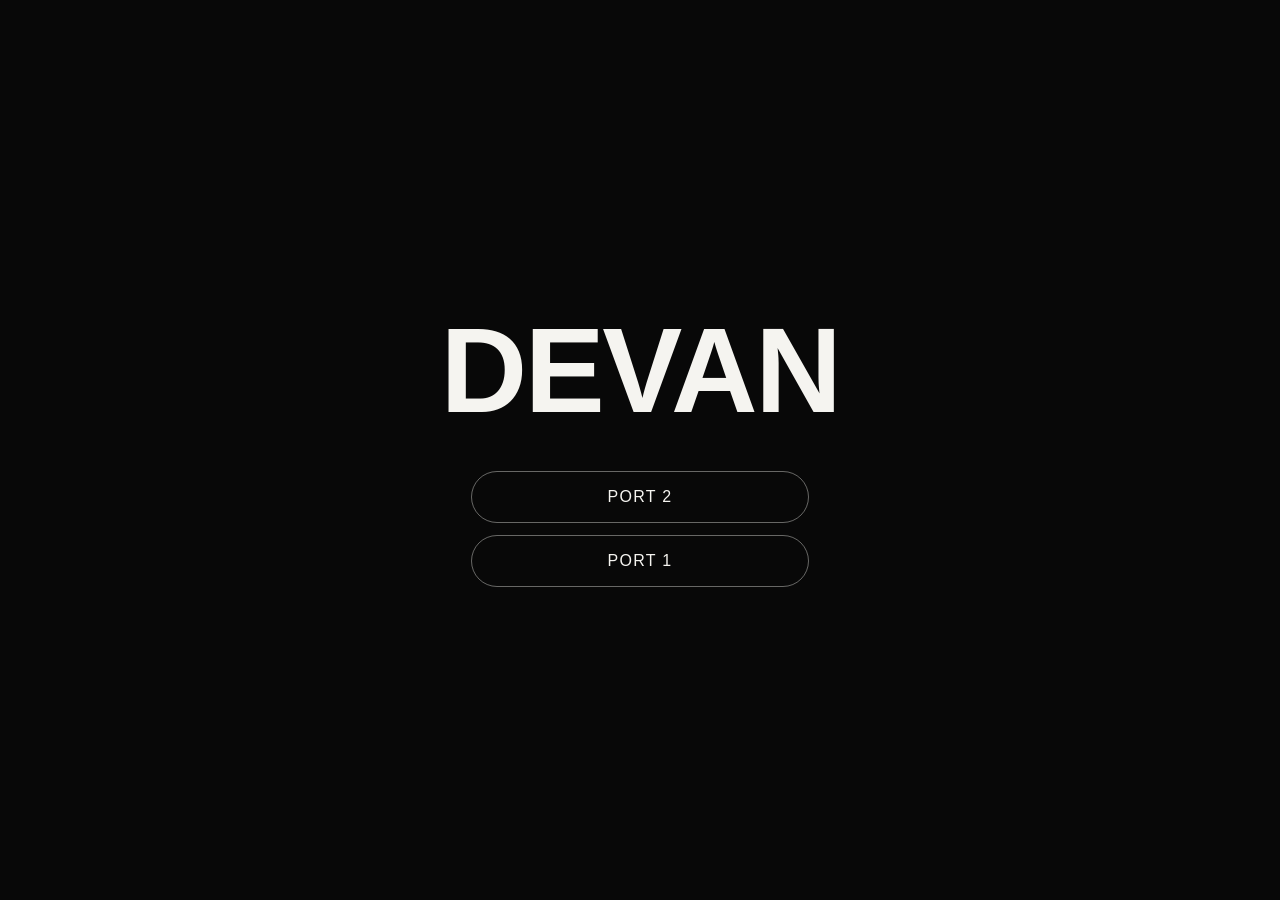
<file: index.html>
<!doctype html>
<html lang="en">
<head>
<meta charset="utf-8">
<meta name="viewport" content="width=device-width, initial-scale=1">
<title>DEVAN · Portfolios</title>
<style>
  body { margin: 0; min-height: 100vh; display: grid; place-items: center; background: #080808; color: #f5f4f0; font-family: Arial, sans-serif; }
  main { padding: 16px; text-align: center; }
  h1 { font-family: "Arial Black", Arial, sans-serif; font-size: clamp(48px, 12vw, 120px); margin: 0 0 32px; letter-spacing: -.02em; }
  a { display: block; margin: 12px auto; padding: 16px 28px; max-width: 280px; border: 1px solid rgba(245,244,240,.4); border-radius: 999px; color: inherit; text-decoration: none; letter-spacing: .08em; }
  a:hover { background: #f5f4f0; color: #080808; }
</style>
</head>
<body>
<main>
  <h1>DEVAN</h1>
  <a href="port%202/">PORT 2</a>
  <a href="port%201%20failed/">PORT 1</a>
</main>
</body>
</html>
</file>
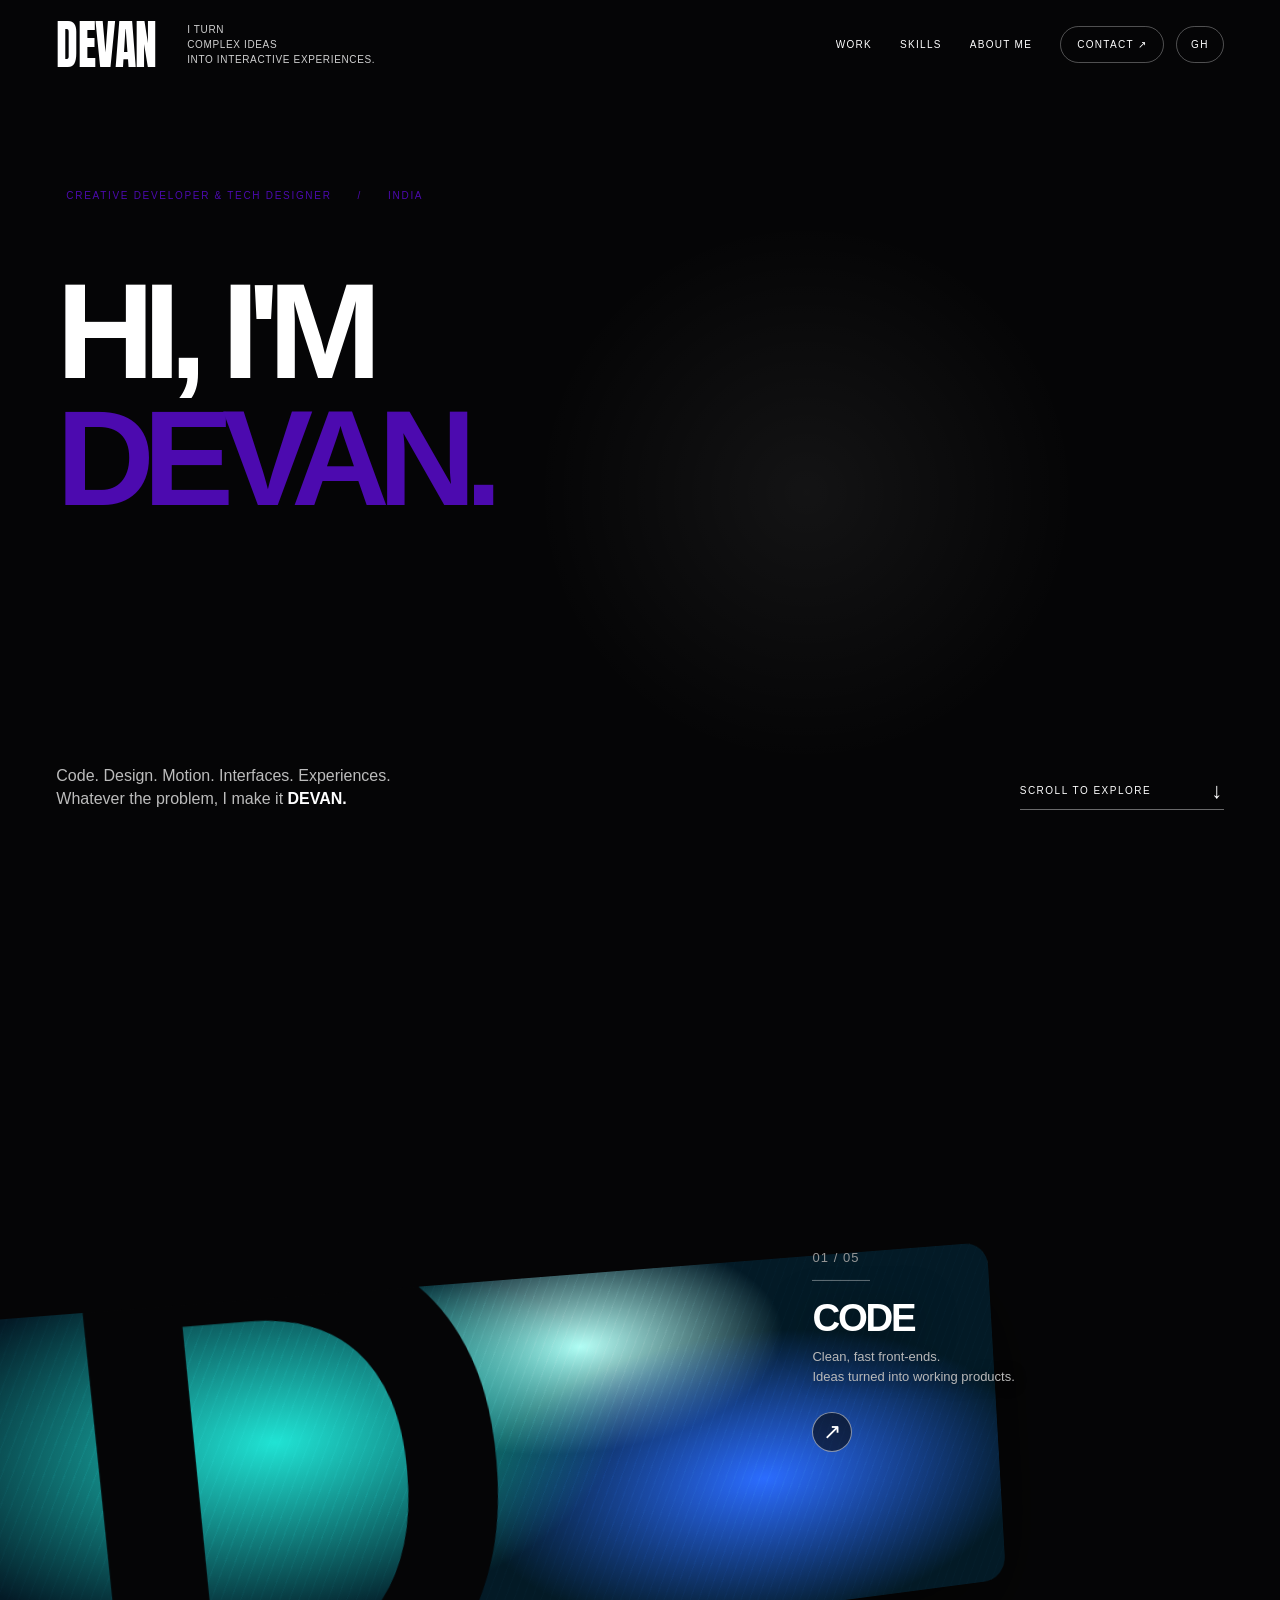
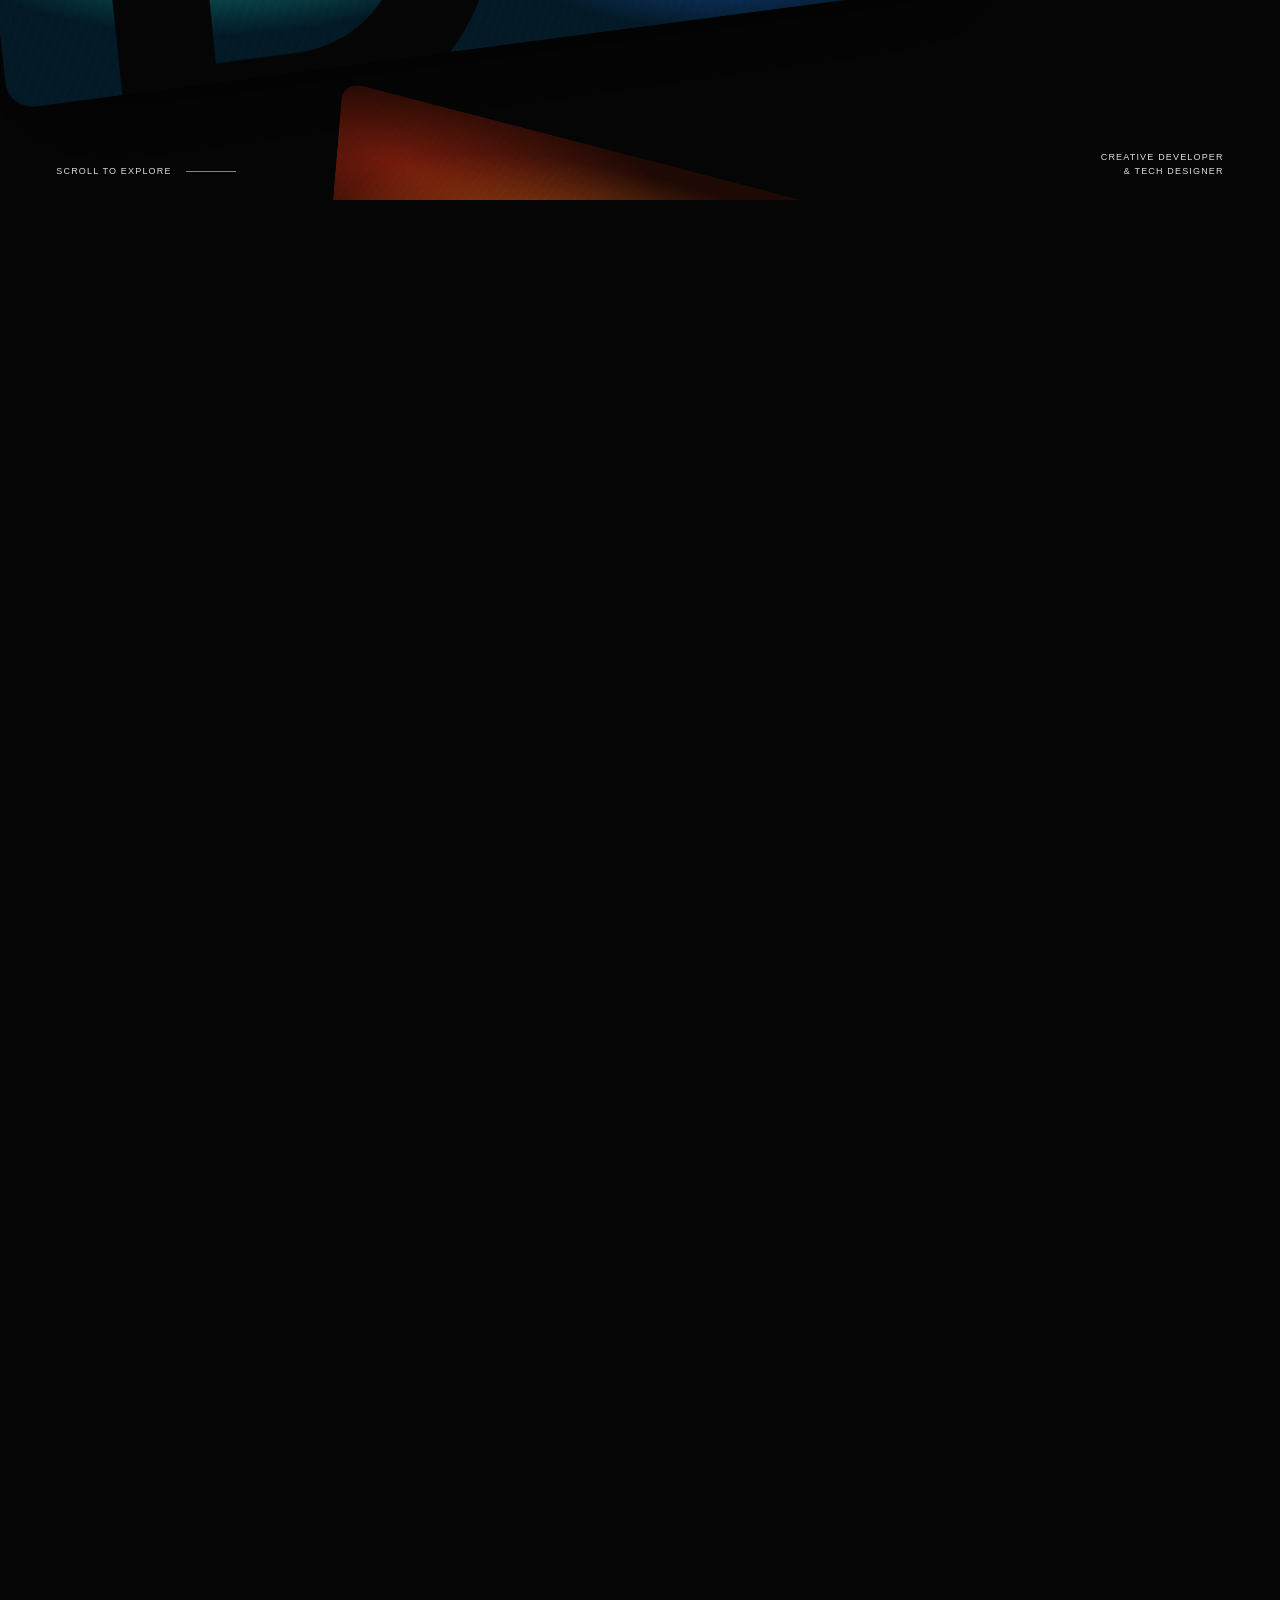
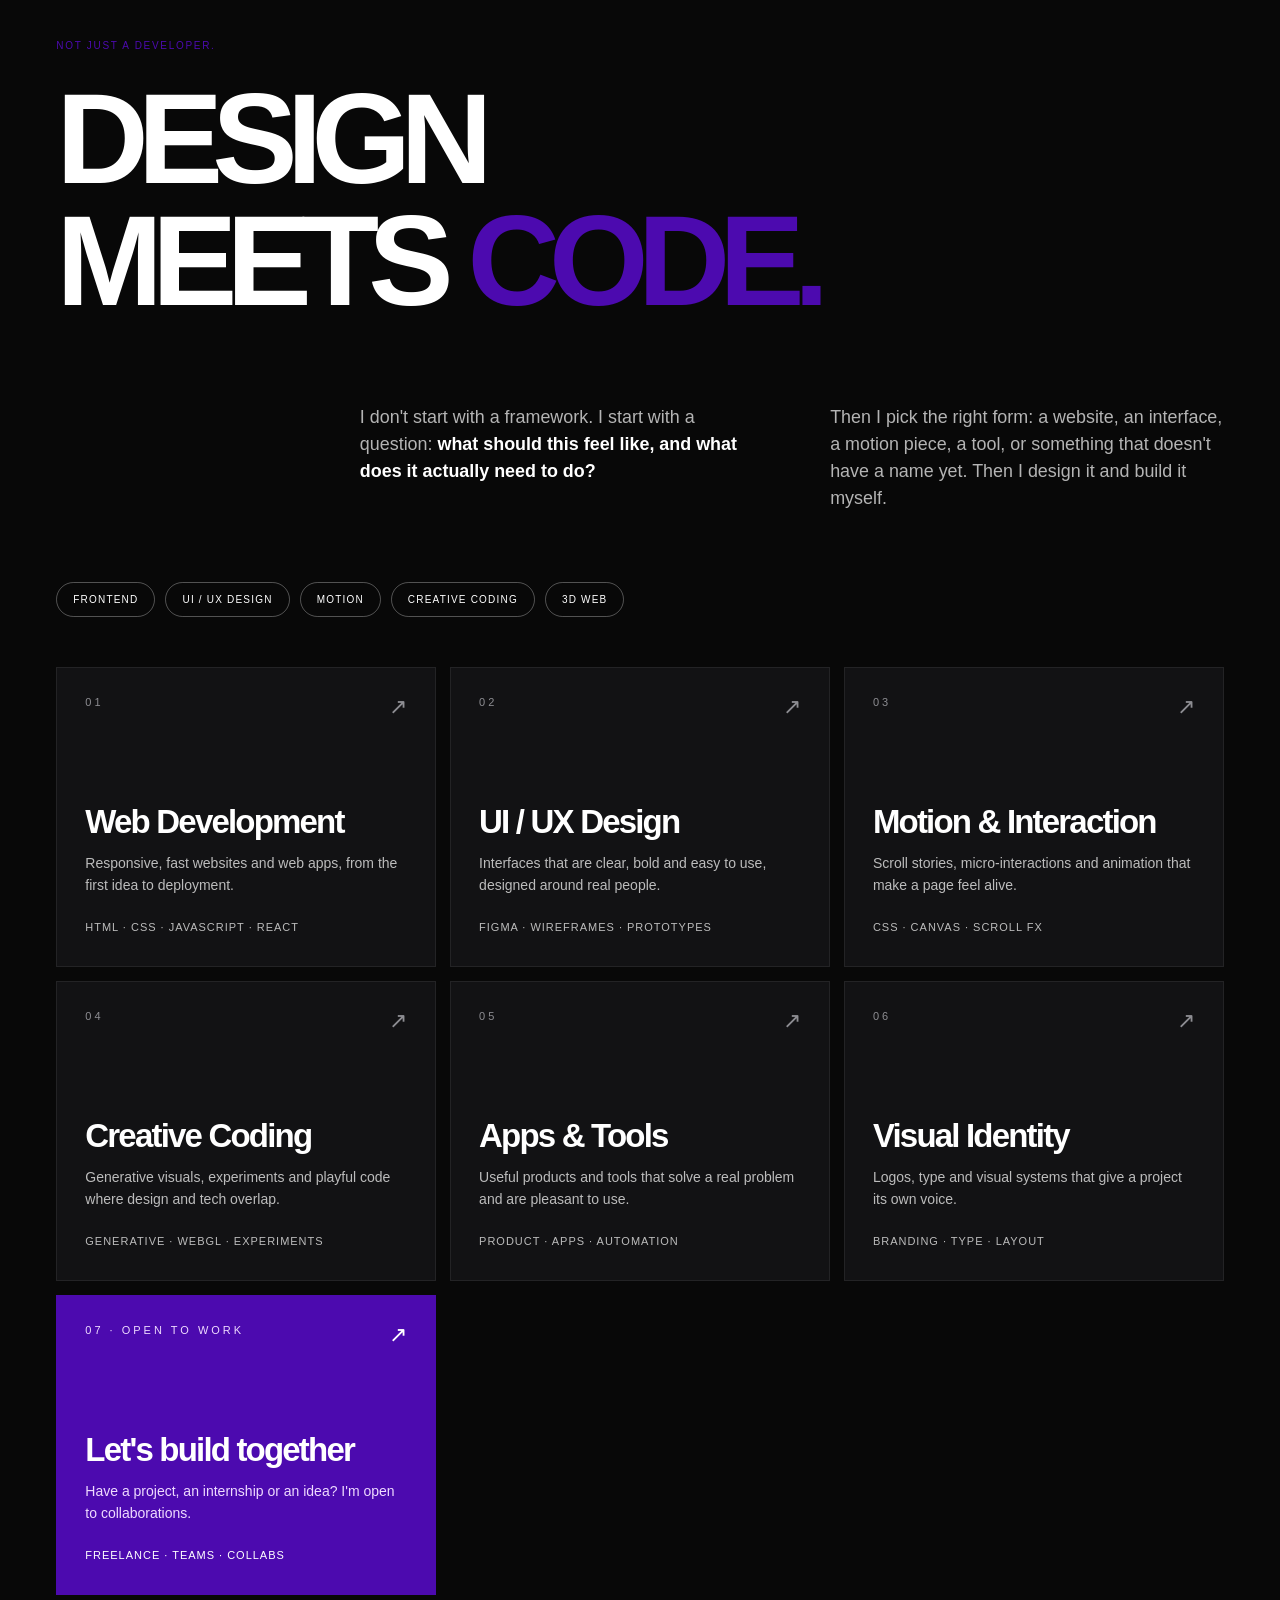
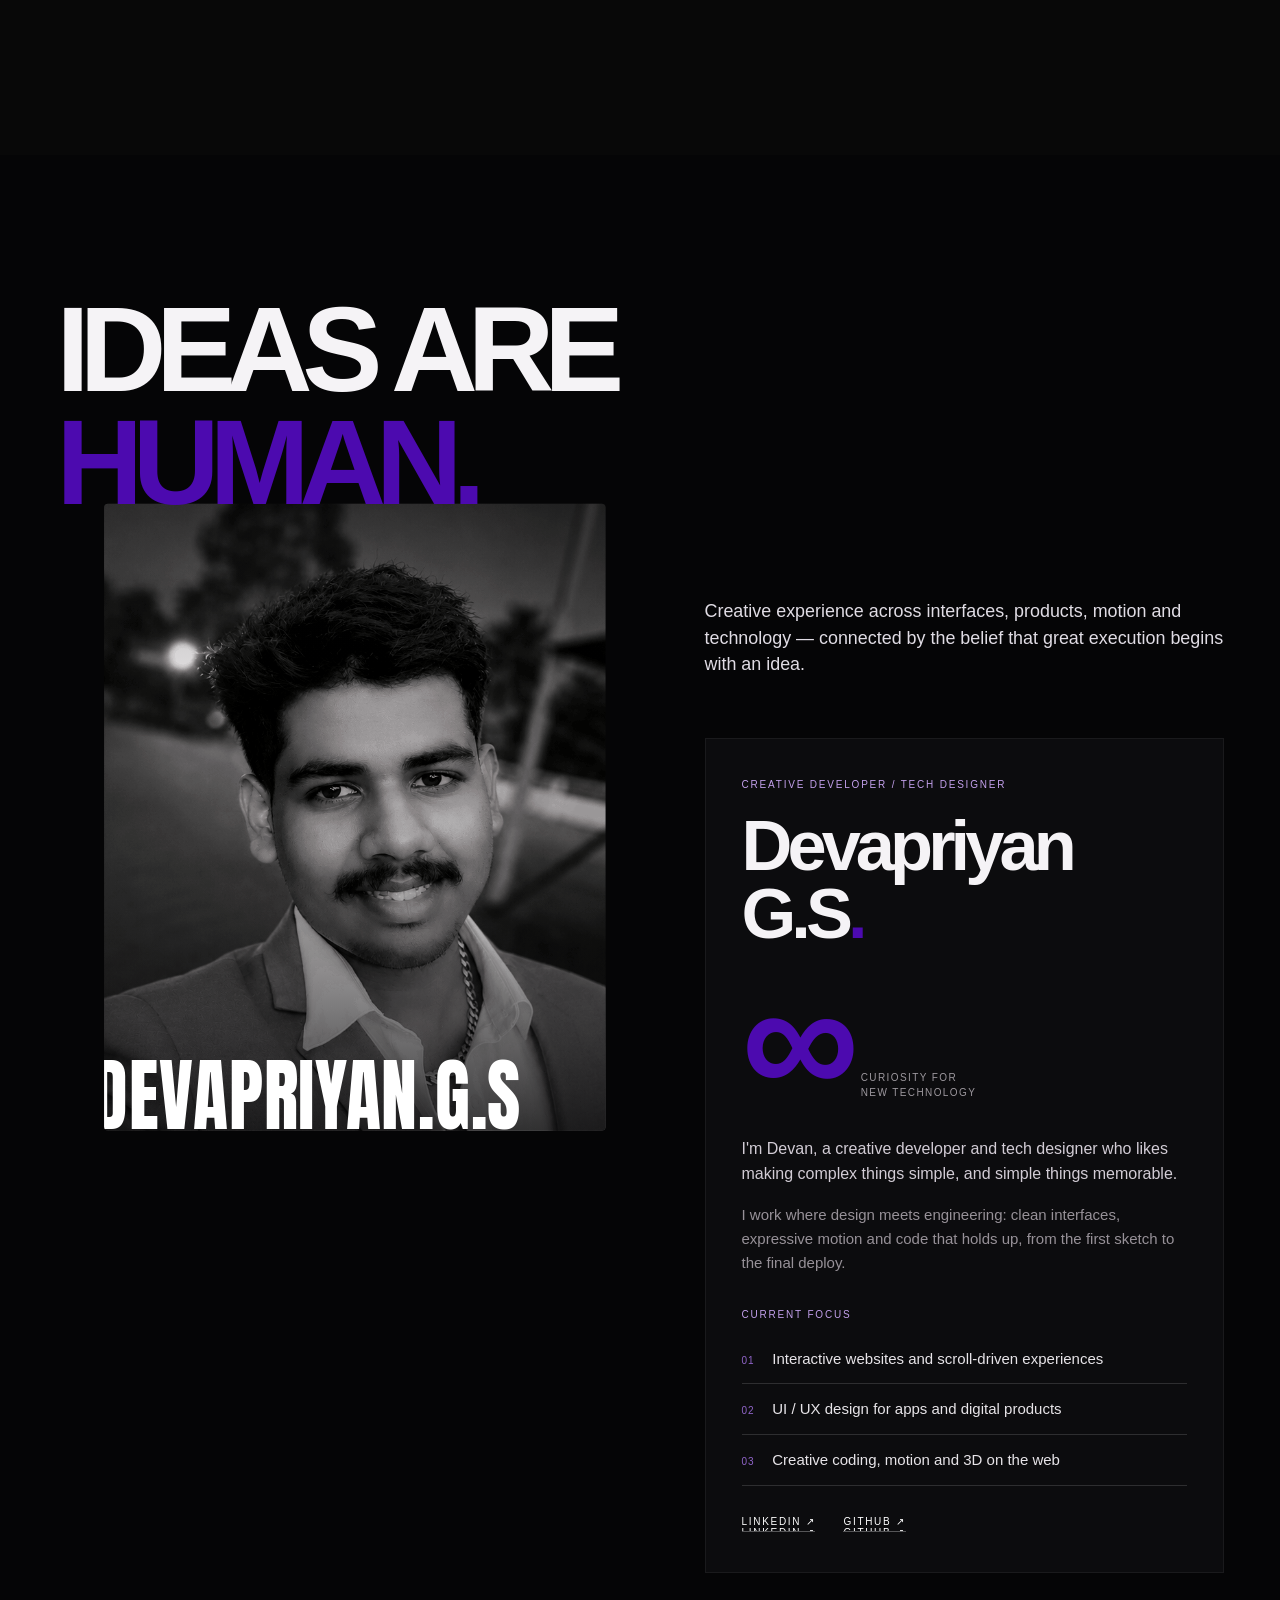
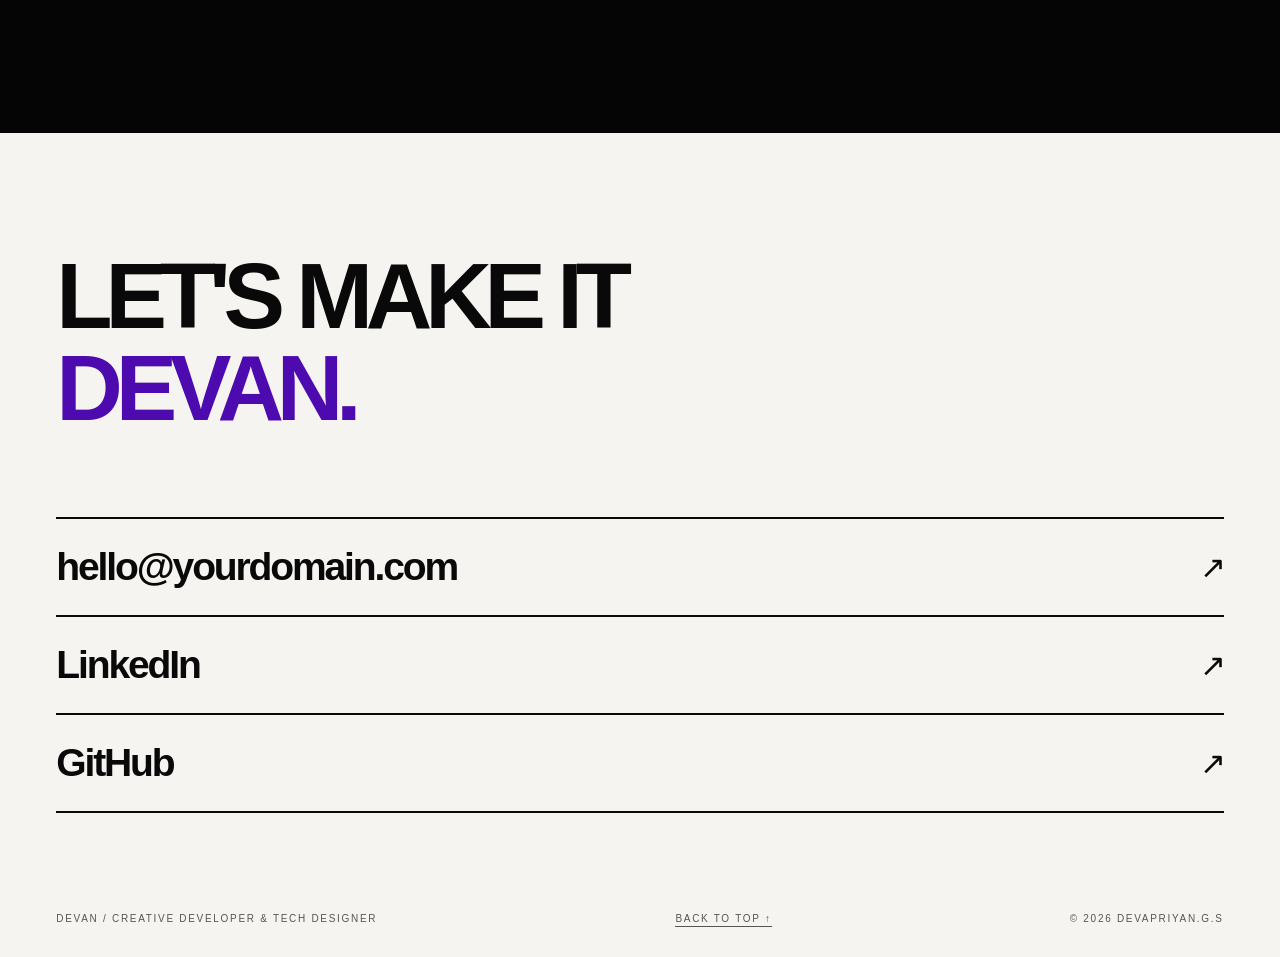
<file: port 1 failed/index.html>
<!doctype html>
<html lang="en">
<head>
  <meta charset="utf-8">
  <meta name="viewport" content="width=device-width, initial-scale=1">
  <title>DEVAN — Creative Developer &amp; Tech Designer</title>
  <meta name="description" content="DEVAPRIYAN.G.S (Devan): creative developer and tech designer building interfaces, motion and interactive experiences.">
  <meta name="theme-color" content="#050506">
  <link rel="preconnect" href="https://fonts.googleapis.com">
  <link rel="preconnect" href="https://fonts.gstatic.com" crossorigin>
  <link href="https://fonts.googleapis.com/css2?family=Anton&display=swap" rel="stylesheet">
  <link rel="stylesheet" href="style.css?v=6">
</head>
<body>

  <!-- ===== HEADER ===== -->
  <header class="site-header" id="siteHeader">
    <div class="brand-block">
      <a href="#intro" class="logo" aria-label="Devan, back to top">DEVAN</a>
      <p class="tagline">
        <span data-hl>I TURN</span><br>
        <span data-hl>COMPLEX IDEAS</span><br>
        <span data-hl>INTO INTERACTIVE EXPERIENCES.</span>
      </p>
    </div>
    <nav class="main-nav" id="mainNav" aria-label="Main">
      <a href="#work" class="roll"><span data-t="WORK">WORK</span></a>
      <a href="#about" class="roll"><span data-t="SKILLS">SKILLS</span></a>
      <a href="#team" class="roll"><span data-t="ABOUT ME">ABOUT ME</span></a>
      <a href="#contact" class="pill"><span class="roll"><span data-t="CONTACT ↗">CONTACT ↗</span></span></a>
      <a data-link="github" class="pill pill-icon" target="_blank" rel="noopener" aria-label="GitHub">GH</a>
    </nav>
    <button class="menu-btn" id="menuBtn" aria-expanded="false" aria-controls="mainNav">MENU</button>
  </header>

  <main>
    <!-- ===== INTRO ===== -->
    <section class="intro" id="intro">
      <div class="glow" aria-hidden="true"></div>
      <p class="kicker reveal">
        <span>CREATIVE DEVELOPER &amp; TECH DESIGNER</span><b>/</b><span>INDIA</span>
      </p>
      <h1 class="mega">
        <span class="line"><span>HI, I'M</span></span>
        <span class="line"><span class="accent">DEVAN.</span></span>
      </h1>
      <div class="intro-foot">
        <p class="intro-sub reveal">
          Code. Design. Motion. Interfaces. Experiences.<br>
          Whatever the problem, I make it <strong>DEVAN.</strong>
        </p>
        <a href="#work" class="scroll-cue reveal">SCROLL TO EXPLORE <span class="arrow">↓</span></a>
      </div>
    </section>

    <!-- ===== WORK: scroll chapters ===== -->
    <div class="work" id="work">
      <div class="stage" id="stage">
        <div class="cards" id="cards">
          <div class="card c1"><div class="art"></div><span class="cut">D</span></div>
          <div class="card c2"><div class="art"></div><span class="cut">E</span></div>
          <div class="card c3"><div class="art"></div><span class="cut">V</span></div>
          <div class="card c4"><div class="art"></div><span class="cut">A</span></div>
          <div class="card c5"><div class="art"></div><span class="cut">N</span></div>
        </div>

        <div class="chapter right" id="chapter" aria-live="polite">
          <span class="chapter-index" id="chapterIndex">01 / 05</span>
          <span class="rule"></span>
          <h2 id="chapterTitle">CODE</h2>
          <p id="chapterDesc">Clean, fast front-ends.<br>Ideas turned into working products.</p>
          <a class="chapter-enter" href="#about" aria-label="See skills">↗</a>
        </div>

        <div class="stage-foot">
          <span class="scroll-line">SCROLL TO EXPLORE <i></i></span>
          <span class="stage-label">CREATIVE DEVELOPER<br>&amp; TECH DESIGNER</span>
        </div>
      </div>
    </div>

    <!-- ===== ABOUT / SKILLS ===== -->
    <section class="about" id="about">
      <div class="eyebrow reveal">NOT JUST A DEVELOPER.</div>
      <h2 class="big reveal-lines">
        <span class="line"><span>DESIGN</span></span>
        <span class="line"><span>MEETS <i class="accent">CODE.</i></span></span>
      </h2>
      <div class="about-cols">
        <p class="reveal">I don't start with a framework. I start with a question: <strong>what should this feel like, and what does it actually need to do?</strong></p>
        <p class="reveal">Then I pick the right form: a website, an interface, a motion piece, a tool, or something that doesn't have a name yet. Then I design it and build it myself.</p>
      </div>
      <ul class="tags reveal">
        <li>FRONTEND</li><li>UI / UX DESIGN</li><li>MOTION</li><li>CREATIVE CODING</li><li>3D WEB</li>
      </ul>

      <div class="grid">
        <article class="tile reveal">
          <div class="tile-top"><span>01</span><span>↗</span></div>
          <h3>Web Development</h3>
          <p>Responsive, fast websites and web apps, from the first idea to deployment.</p>
          <small>HTML · CSS · JAVASCRIPT · REACT</small>
        </article>
        <article class="tile reveal">
          <div class="tile-top"><span>02</span><span>↗</span></div>
          <h3>UI / UX Design</h3>
          <p>Interfaces that are clear, bold and easy to use, designed around real people.</p>
          <small>FIGMA · WIREFRAMES · PROTOTYPES</small>
        </article>
        <article class="tile reveal">
          <div class="tile-top"><span>03</span><span>↗</span></div>
          <h3>Motion &amp; Interaction</h3>
          <p>Scroll stories, micro-interactions and animation that make a page feel alive.</p>
          <small>CSS · CANVAS · SCROLL FX</small>
        </article>
        <article class="tile reveal">
          <div class="tile-top"><span>04</span><span>↗</span></div>
          <h3>Creative Coding</h3>
          <p>Generative visuals, experiments and playful code where design and tech overlap.</p>
          <small>GENERATIVE · WEBGL · EXPERIMENTS</small>
        </article>
        <article class="tile reveal">
          <div class="tile-top"><span>05</span><span>↗</span></div>
          <h3>Apps &amp; Tools</h3>
          <p>Useful products and tools that solve a real problem and are pleasant to use.</p>
          <small>PRODUCT · APPS · AUTOMATION</small>
        </article>
        <article class="tile reveal">
          <div class="tile-top"><span>06</span><span>↗</span></div>
          <h3>Visual Identity</h3>
          <p>Logos, type and visual systems that give a project its own voice.</p>
          <small>BRANDING · TYPE · LAYOUT</small>
        </article>
        <a class="tile tile-accent reveal" href="#contact">
          <div class="tile-top"><span>07 · OPEN TO WORK</span><span>↗</span></div>
          <h3>Let's build together</h3>
          <p>Have a project, an internship or an idea? I'm open to collaborations.</p>
          <small>FREELANCE · TEAMS · COLLABS</small>
        </a>
      </div>
    </section>

    <!-- ===== ABOUT ME / PERSON ===== -->
    <section class="team" id="team">
      <h2 class="big team-title reveal-lines">
        <span class="line"><span>IDEAS ARE</span></span>
        <span class="line"><span class="accent">HUMAN.</span></span>
      </h2>

      <div class="person">
        <figure class="photo" id="photo">
          <img src="assets/person.png" alt="Portrait of Devapriyan G.S in a blazer and white shirt">
          <figcaption class="photo-name">
            <span class="photo-full" data-fullname>DEVAPRIYAN.G.S</span>
            <span class="photo-label">DEVAPRIYAN.G.S / DEVAN</span>
          </figcaption>
        </figure>

        <div class="person-side">
          <p class="person-lead reveal">Creative experience across interfaces, products, motion and technology — connected by the belief that great execution begins with an idea.</p>

          <div class="name-card" id="nameCard">
            <span class="label">CREATIVE DEVELOPER / TECH DESIGNER</span>
            <h3 class="name">Devapriyan G.S<em class="accent">.</em></h3>
            <div class="stat"><strong>∞</strong><span>CURIOSITY FOR<br>NEW TECHNOLOGY</span></div>
            <p class="bio">I'm Devan, a creative developer and tech designer who likes making complex things simple, and simple things memorable.</p>
            <p class="bio bio-second">I work where design meets engineering: clean interfaces, expressive motion and code that holds up, from the first sketch to the final deploy.</p>
            <span class="label focus-label">CURRENT FOCUS</span>
            <ol class="focus">
              <li><span>01</span><p>Interactive websites and scroll-driven experiences</p></li>
              <li><span>02</span><p>UI / UX design for apps and digital products</p></li>
              <li><span>03</span><p>Creative coding, motion and 3D on the web</p></li>
            </ol>
            <div class="socials">
              <a data-link="linkedin" target="_blank" rel="noopener" class="roll"><span data-t="LINKEDIN ↗">LINKEDIN ↗</span></a>
              <a data-link="github" target="_blank" rel="noopener" class="roll"><span data-t="GITHUB ↗">GITHUB ↗</span></a>
            </div>
          </div>
        </div>
      </div>
    </section>
  </main>

  <!-- ===== CONTACT ===== -->
  <footer class="contact" id="contact">
    <h2 class="big reveal-lines">
      <span class="line"><span>LET'S MAKE IT</span></span>
      <span class="line"><span class="accent">DEVAN.</span></span>
    </h2>
    <ul class="contact-rows">
      <li><a data-link="email" class="row"><span data-email>hello@yourdomain.com</span><span class="arr">↗</span></a></li>
      <li><a data-link="linkedin" target="_blank" rel="noopener" class="row"><span>LinkedIn</span><span class="arr">↗</span></a></li>
      <li><a data-link="github" target="_blank" rel="noopener" class="row"><span>GitHub</span><span class="arr">↗</span></a></li>
    </ul>
    <div class="foot">
      <span>DEVAN / CREATIVE DEVELOPER &amp; TECH DESIGNER</span>
      <a href="#intro" class="to-top">BACK TO TOP ↑</a>
      <span>© <span id="year">2026</span> DEVAPRIYAN.G.S</span>
    </div>
  </footer>

  <script src="content.js?v=6"></script>
  <script src="app.js?v=6"></script>
</body>
</html>
</file>
<file: port 1 failed/style.css>
/* ---------- tokens ---------- */
:root {
  --bg: #050506;
  --section: #080808;
  --fg: #ffffff;
  --muted: #d1d1d1;
  --dim: rgba(255, 255, 255, .45);
  --line: rgba(255, 255, 255, .14);
  --accent: #4c0aaf;
  --accent-hi: #6a2bd6;
  --paper: #f5f4f0;
  --ink: #090909;
  --display: "Arial Black", "Arial Bold", Impact, Arial, sans-serif;
  --body: Arial, Helvetica, sans-serif;
  --logo: "Anton", Impact, "Arial Narrow", sans-serif;
  --gutter: clamp(16px, 4.4vw, 86px);
  --ease: cubic-bezier(.16, 1, .3, 1);
}

*, *::before, *::after { box-sizing: border-box; }
html { scroll-behavior: smooth; }
body {
  margin: 0;
  background: var(--bg);
  color: var(--fg);
  font-family: var(--body);
  font-size: 16px;
  -webkit-font-smoothing: antialiased;
  overflow-x: hidden;
}
a { color: inherit; text-decoration: none; }
img { display: block; max-width: 100%; }
ul { list-style: none; margin: 0; padding: 0; }
.accent { color: var(--accent); font-style: normal; }
::selection { background: var(--accent); color: #fff; }

/* ---------- header ---------- */
.site-header {
  position: fixed; inset: 0 0 auto 0; z-index: 50;
  display: flex; align-items: center; justify-content: space-between;
  padding: 22px var(--gutter);
  transition: transform .5s var(--ease), color .3s;
}
.site-header.light, .site-header.light .tagline { color: var(--ink); }
.site-header.light .pill, .site-header.light .menu-btn { border-color: rgba(9,9,9,.4); color: var(--ink); }
.brand-block { display: flex; align-items: center; gap: 30px; }
.logo {
  font-family: var(--logo); font-size: 44px; line-height: .9;
  letter-spacing: -.01em; transform: scaleY(1.22); transform-origin: left center;
}
.tagline {
  margin: 0; font-size: 10px; line-height: 15px; letter-spacing: .065em; color: #d1d1d1;
}
.tagline span { transition: color .5s; }
.tagline span.on { color: var(--accent-hi); }

.main-nav { display: flex; align-items: center; gap: 28px; font-size: 10px; letter-spacing: .13em; }
.pill {
  border: 1px solid rgba(255,255,255,.3); border-radius: 999px; padding: 12px 16px;
  transition: background .3s, border-color .3s;
}
.pill:hover { background: rgba(255,255,255,.08); border-color: #fff; }
.pill-icon { margin-left: -16px; padding: 12px 14px; }
.menu-btn { display: none; }

/* text roll hover */
.roll { display: inline-block; overflow: hidden; vertical-align: middle; }
.roll > span { display: inline-block; position: relative; transition: transform .45s var(--ease); }
.roll > span::after {
  content: attr(data-t); position: absolute; left: 0; top: 100%; white-space: nowrap;
}
.roll:hover > span, .pill:hover .roll > span { transform: translateY(-100%); }
.pill .roll { line-height: 1.1; }

/* ---------- reveals ---------- */
.reveal { opacity: 0; transform: translateY(26px); filter: blur(6px);
  transition: opacity 1s var(--ease), transform 1s var(--ease), filter 1s var(--ease); }
.reveal.in { opacity: 1; transform: none; filter: none; }
.line { display: block; overflow: hidden; padding-bottom: .04em; }
.line > span { display: inline-block; transform: translateY(105%); transition: transform 1.1s var(--ease); }
.line:nth-child(2) > span { transition-delay: .09s; }
.in .line > span, .mega.in .line > span { transform: none; }

/* ---------- intro ---------- */
.intro {
  position: relative; min-height: 100vh; min-height: 100svh;
  padding: 190px var(--gutter) 90px; display: flex; flex-direction: column;
  background: var(--bg); overflow: hidden;
}
.glow {
  position: absolute; width: 46vw; aspect-ratio: 1; right: 14vw; top: 22vh; border-radius: 50%;
  background: radial-gradient(circle, rgba(255,255,255,.06), rgba(255,255,255,0) 65%);
  pointer-events: none;
}
.kicker {
  margin: 0 0 70px 10px; display: flex; gap: 26px; flex-wrap: wrap;
  font-size: 10px; letter-spacing: .17em; color: var(--accent);
}
.kicker b { font-weight: 400; }
.mega {
  margin: 0; font-family: var(--display); font-weight: 900;
  font-size: clamp(64px, 10.65vw, 182px); line-height: .89; letter-spacing: -.086em;
}
.intro-foot {
  margin-top: auto; padding-top: 60px;
  display: flex; justify-content: space-between; align-items: flex-end; gap: 30px;
}
.intro-sub { margin: 0; font-size: clamp(16px, 1.23vw, 21px); line-height: 1.45; color: #bcbcbc; }
.intro-sub strong { color: #fff; font-weight: 700; }
.scroll-cue {
  display: flex; justify-content: space-between; align-items: center; gap: 60px;
  min-width: 170px; padding-bottom: 12px; border-bottom: 1px solid rgba(255,255,255,.4);
  font-size: 10px; letter-spacing: .15em; line-height: 13px;
}
.scroll-cue .arrow { font-size: 22px; animation: bob 1.8s ease-in-out infinite; }
@keyframes bob { 50% { transform: translateY(5px); } }

/* ---------- work stage ---------- */
.work { position: relative; height: 600vh; background: var(--bg); }
.stage { position: sticky; top: 0; height: 100vh; height: 100svh; overflow: hidden; perspective: 1400px; }
.cards { position: absolute; inset: 0; transform-style: preserve-3d; }
.card {
  position: absolute; left: 50%; top: 50%;
  width: min(82vw, 1100px); height: min(42vh, 380px);
  margin: calc(min(42vh, 380px) / -2) 0 0 calc(min(82vw, 1100px) / -2);
  border-radius: 26px; overflow: hidden; will-change: transform, opacity;
  box-shadow: 0 40px 120px rgba(0,0,0,.6);
}
.art { position: absolute; inset: -10%; animation: drift 14s ease-in-out infinite alternate; }
.art::after {
  content: ""; position: absolute; inset: 0; opacity: .5; mix-blend-mode: overlay;
  background: repeating-linear-gradient(115deg, rgba(255,255,255,.18) 0 1px, transparent 1px 9px);
}
@keyframes drift { to { transform: translate(-4%, 3%) scale(1.08) rotate(2deg); } }
.c1 .art { background:
  radial-gradient(40% 60% at 30% 40%, #20e3d4, transparent 70%),
  radial-gradient(35% 50% at 70% 60%, #2b6cff, transparent 70%),
  radial-gradient(25% 35% at 55% 25%, #b6fff6, transparent 70%), #031a26; }
.c2 .art { background:
  radial-gradient(45% 60% at 40% 55%, #ff8a1c, transparent 70%),
  radial-gradient(30% 40% at 75% 30%, #ffd166, transparent 70%),
  radial-gradient(40% 50% at 15% 30%, #b3260e, transparent 70%), #2a0a03; }
.c3 .art { background:
  radial-gradient(45% 60% at 35% 45%, #8a3cff, transparent 70%),
  radial-gradient(35% 45% at 72% 55%, #ff3cac, transparent 70%),
  radial-gradient(25% 30% at 55% 20%, #e7d4ff, transparent 70%), #12052a; }
.c4 .art { background:
  radial-gradient(40% 55% at 60% 45%, #ff3b3b, transparent 70%),
  radial-gradient(35% 45% at 25% 60%, #1f8a5b, transparent 70%),
  radial-gradient(30% 40% at 85% 25%, #f2c14e, transparent 70%), #1a0606; }
.c5 .art { background:
  radial-gradient(45% 60% at 45% 50%, #3cff9e, transparent 70%),
  radial-gradient(35% 45% at 78% 35%, #1ec8ff, transparent 70%),
  radial-gradient(30% 40% at 18% 70%, #0b5d3b, transparent 70%), #021a10; }
.cut {
  position: absolute; left: 6%; top: 50%; transform: translateY(-50%) scaleY(1.15);
  font-family: var(--display); font-weight: 900; font-size: min(70vh, 640px); line-height: .7;
  color: var(--bg); letter-spacing: -.08em; pointer-events: none;
}
.c2 .cut, .c4 .cut { left: auto; right: 6%; }

.chapter {
  position: absolute; top: 50%; transform: translateY(-50%); z-index: 3;
  width: min(360px, 80vw); transition: opacity .45s, transform .6s var(--ease), filter .45s;
}
.chapter.right { right: calc(var(--gutter) + 4vw); }
.chapter.left { left: calc(var(--gutter) + 2vw); }
.chapter.swap { opacity: 0; filter: blur(8px); transform: translateY(-45%); }
.chapter-index { font-size: 13px; letter-spacing: .08em; color: #969696; }
.rule { display: block; width: 58px; height: 1px; background: rgba(255,255,255,.4); margin: 14px 0 20px; }
.chapter h2 {
  margin: 0 0 12px; font-family: var(--body); font-weight: 800;
  font-size: clamp(36px, 3vw, 51px); line-height: .89; letter-spacing: -.06em;
  text-shadow: 0 6px 40px rgba(0,0,0,.6);
}
.chapter p { margin: 0 0 26px; font-size: 13px; line-height: 1.5; color: #b8b8b8; text-shadow: 0 2px 16px rgba(0,0,0,.8); }
.chapter-enter {
  display: grid; place-items: center; width: 40px; height: 40px; border-radius: 50%;
  border: 1px solid rgba(255,255,255,.5); background: rgba(8,8,8,.6); font-size: 22px; line-height: 1;
  transition: background .3s, transform .4s var(--ease);
}
.chapter-enter:hover { background: var(--accent); transform: rotate(45deg); }
.stage-foot {
  position: absolute; left: var(--gutter); right: var(--gutter); bottom: 22px; z-index: 3;
  display: flex; justify-content: space-between; align-items: flex-end;
  font-size: 9px; letter-spacing: .13em; line-height: 13.5px; color: #dedede;
}
.scroll-line { display: flex; align-items: center; gap: 14px; }
.scroll-line i { display: block; width: 50px; height: 1px; background: rgba(255,255,255,.5); position: relative; overflow: hidden; }
.scroll-line i::after { content: ""; position: absolute; inset: 0; background: #fff; transform-origin: left; transform: scaleX(var(--p, 0)); }
.stage-label { text-align: right; line-height: 1.5; }

/* ---------- about / skills ---------- */
.about { background: var(--section); padding: 140px var(--gutter) 160px; }
.eyebrow { margin: 0 0 30px; font-size: 10px; letter-spacing: .17em; color: var(--accent); }
.big {
  margin: 0; font-family: var(--display); font-weight: 900;
  font-size: clamp(56px, 10vw, 171px); line-height: .91; letter-spacing: -.085em;
}
.big i { font-style: normal; }
.about-cols {
  display: grid; grid-template-columns: 1fr 1fr; gap: 6vw;
  margin: 80px 0 70px 26%; max-width: 1000px;
}
.about-cols p { margin: 0; font-size: clamp(17px, 1.4vw, 24px); line-height: 1.5; color: #b4b4b4; }
.about-cols strong { color: #fff; }
.tags { display: flex; flex-wrap: wrap; gap: 10px; margin-bottom: 50px; }
.tags li {
  position: relative; overflow: hidden; cursor: default;
  border: 1px solid rgba(255,255,255,.3); border-radius: 999px; padding: 11px 16px;
  font-size: 10px; letter-spacing: .12em; transition: color .4s;
}
.tags li::before {
  content: ""; position: absolute; inset: 0; background: #fff; z-index: -1;
  transform: scaleY(0); transform-origin: bottom; transition: transform .45s var(--ease);
}
.tags li { isolation: isolate; }
.tags li:hover { color: var(--ink); }
.tags li:hover::before { transform: scaleY(1); }

.grid { display: grid; grid-template-columns: repeat(3, 1fr); gap: 14px; }
.tile {
  display: flex; flex-direction: column; min-height: 300px; padding: 28px 28px 30px;
  background: #121214; border: 1px solid rgba(255,255,255,.07);
  transition: background .4s, transform .5s var(--ease), border-color .4s;
}
.tile:hover { background: #18181b; border-color: rgba(255,255,255,.18); transform: translateY(-4px); }
.tile-top { display: flex; justify-content: space-between; align-items: flex-start; font-size: 11px; letter-spacing: 3px; text-transform: uppercase; color: #8d8d92; }
.tile-top span:last-child { font-size: 22px; letter-spacing: 0; line-height: 1; transition: transform .4s var(--ease); }
.tile:hover .tile-top span:last-child { transform: translate(3px, -3px); color: #fff; }
.tile h3 {
  margin: auto 0 14px; font-family: var(--display); font-weight: 900;
  font-size: clamp(30px, 2.58vw, 44px); line-height: 1.06; letter-spacing: -.055em;
}
.tile p { margin: 0 0 22px; font-size: 14px; line-height: 1.55; color: #bcbcbc; max-width: 380px; }
.tile small { font-size: 11px; font-weight: 500; letter-spacing: .09em; line-height: 1.55; text-transform: uppercase; color: #bcbcbc; }
.tile-accent { background: var(--accent); border-color: var(--accent); }
.tile-accent:hover { background: var(--accent-hi); border-color: var(--accent-hi); }
.tile-accent .tile-top, .tile-accent p { color: #efdbff; }
.tile-accent small, .tile-accent .tile-top span:last-child { color: #fff; }

/* ---------- team / person ---------- */
.team { position: relative; background: var(--bg); padding: 140px var(--gutter) 160px; overflow: hidden; }
.team-title {
  position: relative; z-index: 3; color: #f5f3f6;
  font-size: clamp(56px, 9.4vw, 160px); line-height: .9; letter-spacing: -.086em;
}
.person {
  position: relative; display: grid; grid-template-columns: 1.15fr 1fr; gap: 4vw;
  margin-top: -6vw; align-items: start;
}
.photo {
  position: relative; margin: 0; aspect-ratio: 4 / 5; overflow: hidden; border-radius: 4px;
  clip-path: inset(var(--clip, 8%) round 4px); transition: clip-path .1s linear;
}
.photo img {
  width: 100%; height: 100%; object-fit: cover; object-position: center 30%;
  transform: scale(var(--zoom, 1.18)); filter: contrast(1.05);
}
.photo::after {
  content: ""; position: absolute; inset: 0; pointer-events: none;
  background: linear-gradient(180deg, rgba(5,5,6,.35) 0%, rgba(5,5,6,0) 30%, rgba(5,5,6,0) 55%, rgba(5,5,6,.92) 100%);
}
.photo-name {
  position: absolute; left: 6%; right: 6%; bottom: 5%; z-index: 2;
  display: flex; flex-direction: column; gap: 10px;
}
.photo-label { font-size: 10px; letter-spacing: .17em; color: #eeeeee; }
.photo-full {
  font-family: var(--logo); font-size: clamp(38px, 5.6vw, 92px); line-height: .9;
  letter-spacing: .01em; transform: scaleY(1.12); transform-origin: left bottom;
}
.person-side { padding-top: 12vw; }
.person-lead { margin: 0 0 60px; font-size: clamp(17px, 1.4vw, 24px); line-height: 1.5; color: #e0dce4; max-width: 560px; }
.name-card {
  background: rgba(14,14,16,.92); border: 1px solid rgba(255,255,255,.06); padding: 40px 36px;
  filter: blur(14px); opacity: .25; transform: translateY(40px);
  transition: filter 1.2s var(--ease), opacity 1.2s var(--ease), transform 1.2s var(--ease);
}
.name-card.in { filter: none; opacity: 1; transform: none; }
.name-card .label { display: block; font-size: 10px; letter-spacing: .18em; color: #c3a0ec; }
.name {
  margin: 22px 0 26px; font-family: var(--display); font-weight: 900; color: #f5f3f6;
  font-size: clamp(44px, 5.5vw, 94px); line-height: .96; letter-spacing: -.07em;
}
.stat { display: flex; align-items: flex-end; gap: 18px; margin-bottom: 30px; }
.stat strong { font-family: var(--display); font-weight: 900; font-size: clamp(110px, 12.9vw, 220px); line-height: .8; letter-spacing: -.1em; color: var(--accent); }
.stat span { font-size: 10px; letter-spacing: .14em; line-height: 1.5; color: #9d989e; padding-bottom: 6px; }
.name-card .bio { margin: 0 0 16px; font-size: clamp(16px, 1.23vw, 21px); line-height: 1.6; color: #d2ccd5; }
.name-card .bio-second { font-size: clamp(15px, 1.11vw, 19px); color: #979198; }
.focus-label { margin-top: 34px; }
.focus { list-style: none; margin: 14px 0 0; padding: 0; }
.focus li { display: flex; gap: 18px; align-items: baseline; padding: 14px 0; border-bottom: 1px solid var(--line); }
.focus span { font-size: 10px; letter-spacing: .08em; color: #9165ca; }
.focus p { margin: 0; font-size: clamp(15px, 1.05vw, 18px); line-height: 1.45; color: #e7e4e8; }
.socials { display: flex; gap: 28px; margin-top: 30px; font-size: 10px; letter-spacing: .17em; }
.socials a { border-bottom: 1px solid rgba(255,255,255,.3); padding-bottom: 4px; }

/* ---------- contact ---------- */
.contact { background: var(--paper); color: var(--ink); padding: 120px var(--gutter) 30px; }
.contact .big { font-size: clamp(48px, 7.2vw, 123px); line-height: .96; letter-spacing: -.078em; }
.contact-rows { margin: 80px 0 100px; border-top: 2px solid var(--ink); }
.contact-rows li { border-bottom: 2px solid var(--ink); }
.row {
  display: flex; justify-content: space-between; align-items: center; padding: 26px 0;
  font-family: var(--display); font-weight: 900; font-size: clamp(24px, 3.05vw, 52px); letter-spacing: -.055em;
  transition: padding .5s var(--ease), color .3s;
  word-break: break-word;
}
.row .arr { font-family: var(--body); font-weight: 400; font-size: clamp(22px, 2.4vw, 34px); transition: transform .4s var(--ease); }
.row:hover { padding-left: 22px; color: var(--accent); }
.row:hover .arr { transform: translate(4px, -4px); }
.foot {
  display: flex; justify-content: space-between; gap: 20px; flex-wrap: wrap;
  font-size: 10px; letter-spacing: .17em; color: #555;
}
.to-top { border-bottom: 1px solid #555; padding-bottom: 2px; }

/* ---------- responsive ---------- */
@media (max-width: 1024px) {
  .tagline { display: none; }
  .grid { grid-template-columns: 1fr 1fr; }
  .about-cols { margin-left: 0; }
}
@media (max-width: 768px) {
  .site-header { padding: 16px; }
  .logo { font-size: 34px; }
  .menu-btn {
    display: block; background: none; color: #fff; font: 10px var(--body); letter-spacing: .14em;
    border: 1px solid rgba(255,255,255,.35); border-radius: 999px; padding: 11px 16px; cursor: pointer;
  }
  .main-nav {
    position: fixed; inset: 0; z-index: -1; flex-direction: column; justify-content: center; gap: 30px;
    background: var(--bg); font-size: 22px; letter-spacing: .08em;
    clip-path: inset(0 0 100% 0); transition: clip-path .7s var(--ease);
  }
  .main-nav.open { clip-path: inset(0); }
  .pill-icon { margin-left: 0; }
  .intro { padding: 140px 16px 50px; }
  .mega { font-size: 23vw; }
  .contact .big { font-size: 11.5vw; }
  .kicker { margin: 0 0 40px; gap: 10px; }
  .intro-foot { flex-direction: column; align-items: flex-start; }
  .work { height: 520vh; }
  .card { width: 88vw; height: 34vh; margin: calc(34vh / -2) 0 0 -44vw; border-radius: 18px; }
  .chapter, .chapter.right, .chapter.left { left: 16px; right: 16px; top: auto; bottom: 70px; transform: none; width: auto; }
  .chapter.swap { transform: translateY(14px); }
  .stage-foot { left: 16px; right: 16px; }
  .about, .team { padding: 100px 16px 110px; }
  .about-cols { grid-template-columns: 1fr; gap: 20px; margin: 50px 0; }
  .grid { grid-template-columns: 1fr; }
  .tile { min-height: 240px; }
  .person { grid-template-columns: 1fr; margin-top: 30px; }
  .person-side { padding-top: 0; }
  .name-card { padding: 30px 22px; }
  .contact { padding: 90px 16px 26px; }
  .contact-rows { margin: 50px 0 70px; }
  .row { padding: 20px 0; }
  .foot { flex-direction: column; }
}

@media (prefers-reduced-motion: reduce) {
  html { scroll-behavior: auto; }
  .reveal, .line > span, .name-card { opacity: 1 !important; transform: none !important; filter: none !important; transition: none !important; }
  .art, .scroll-cue .arrow { animation: none; }
}
</file>
